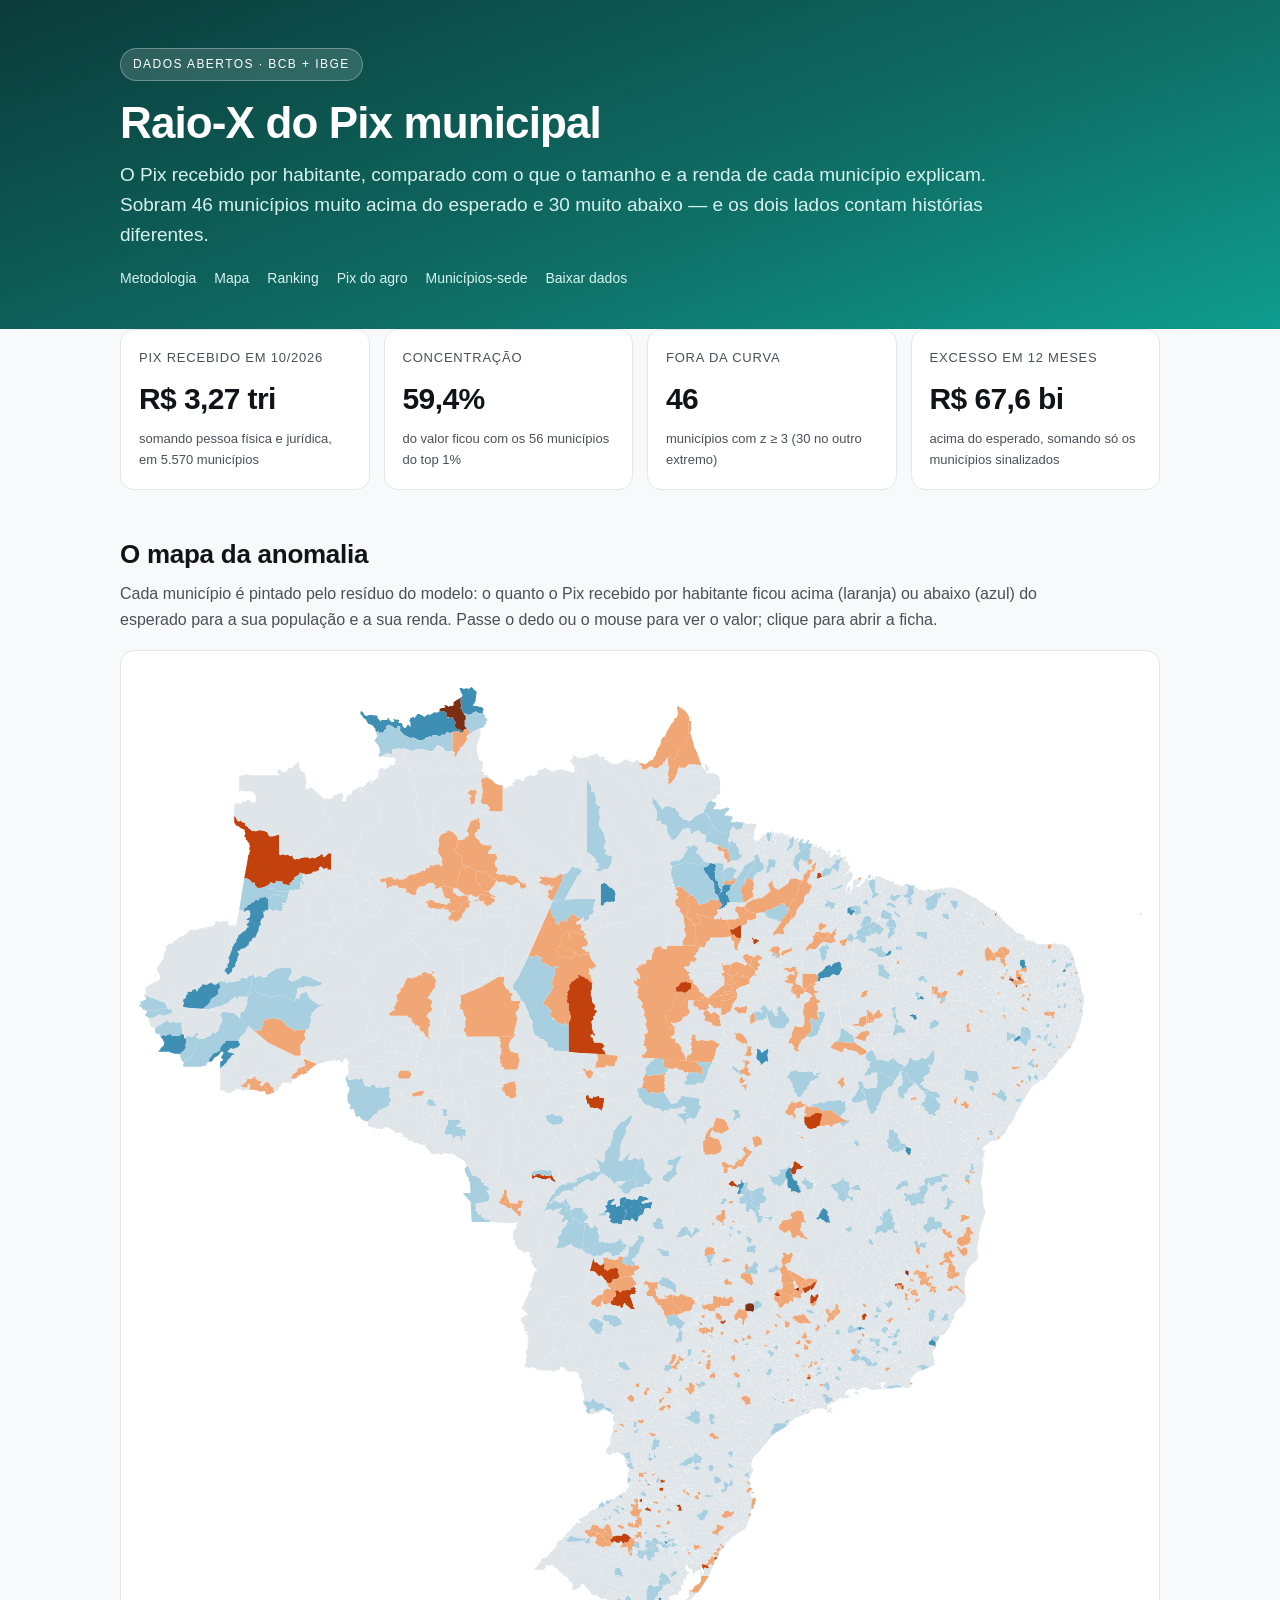
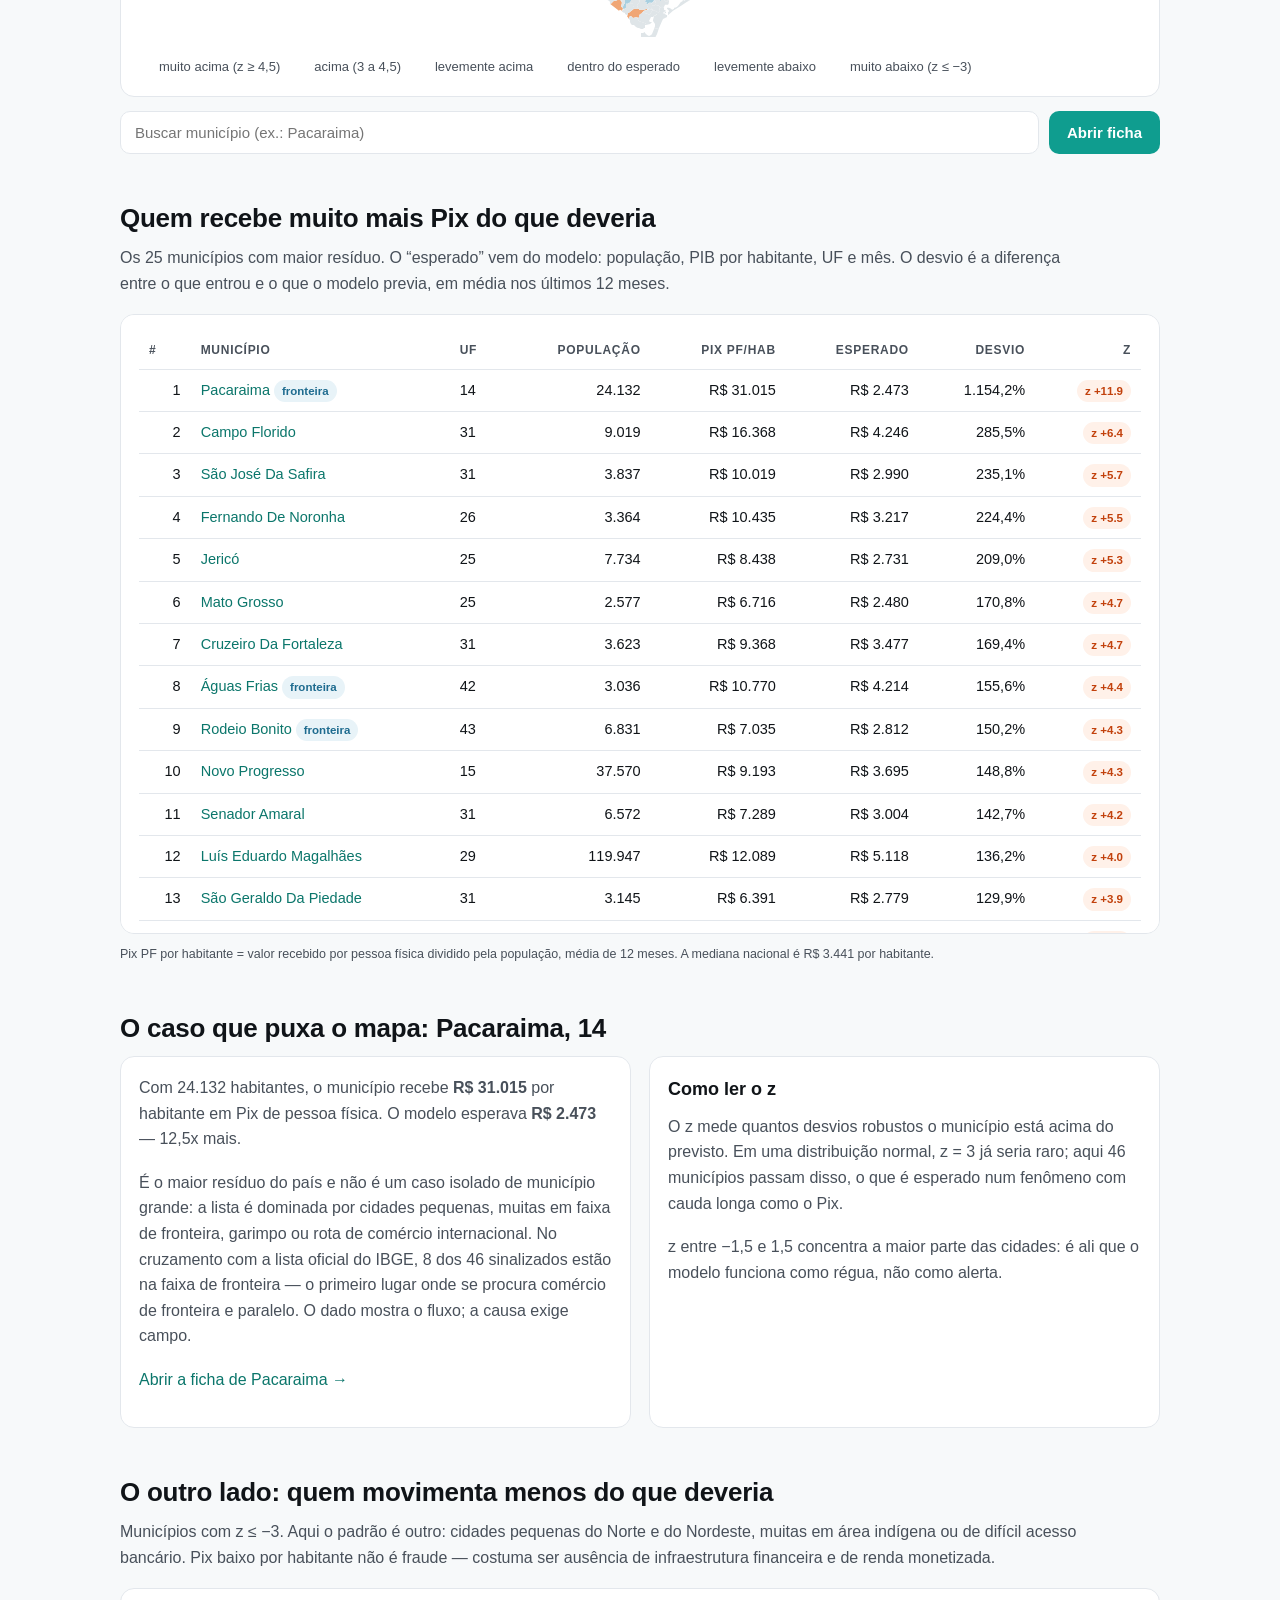
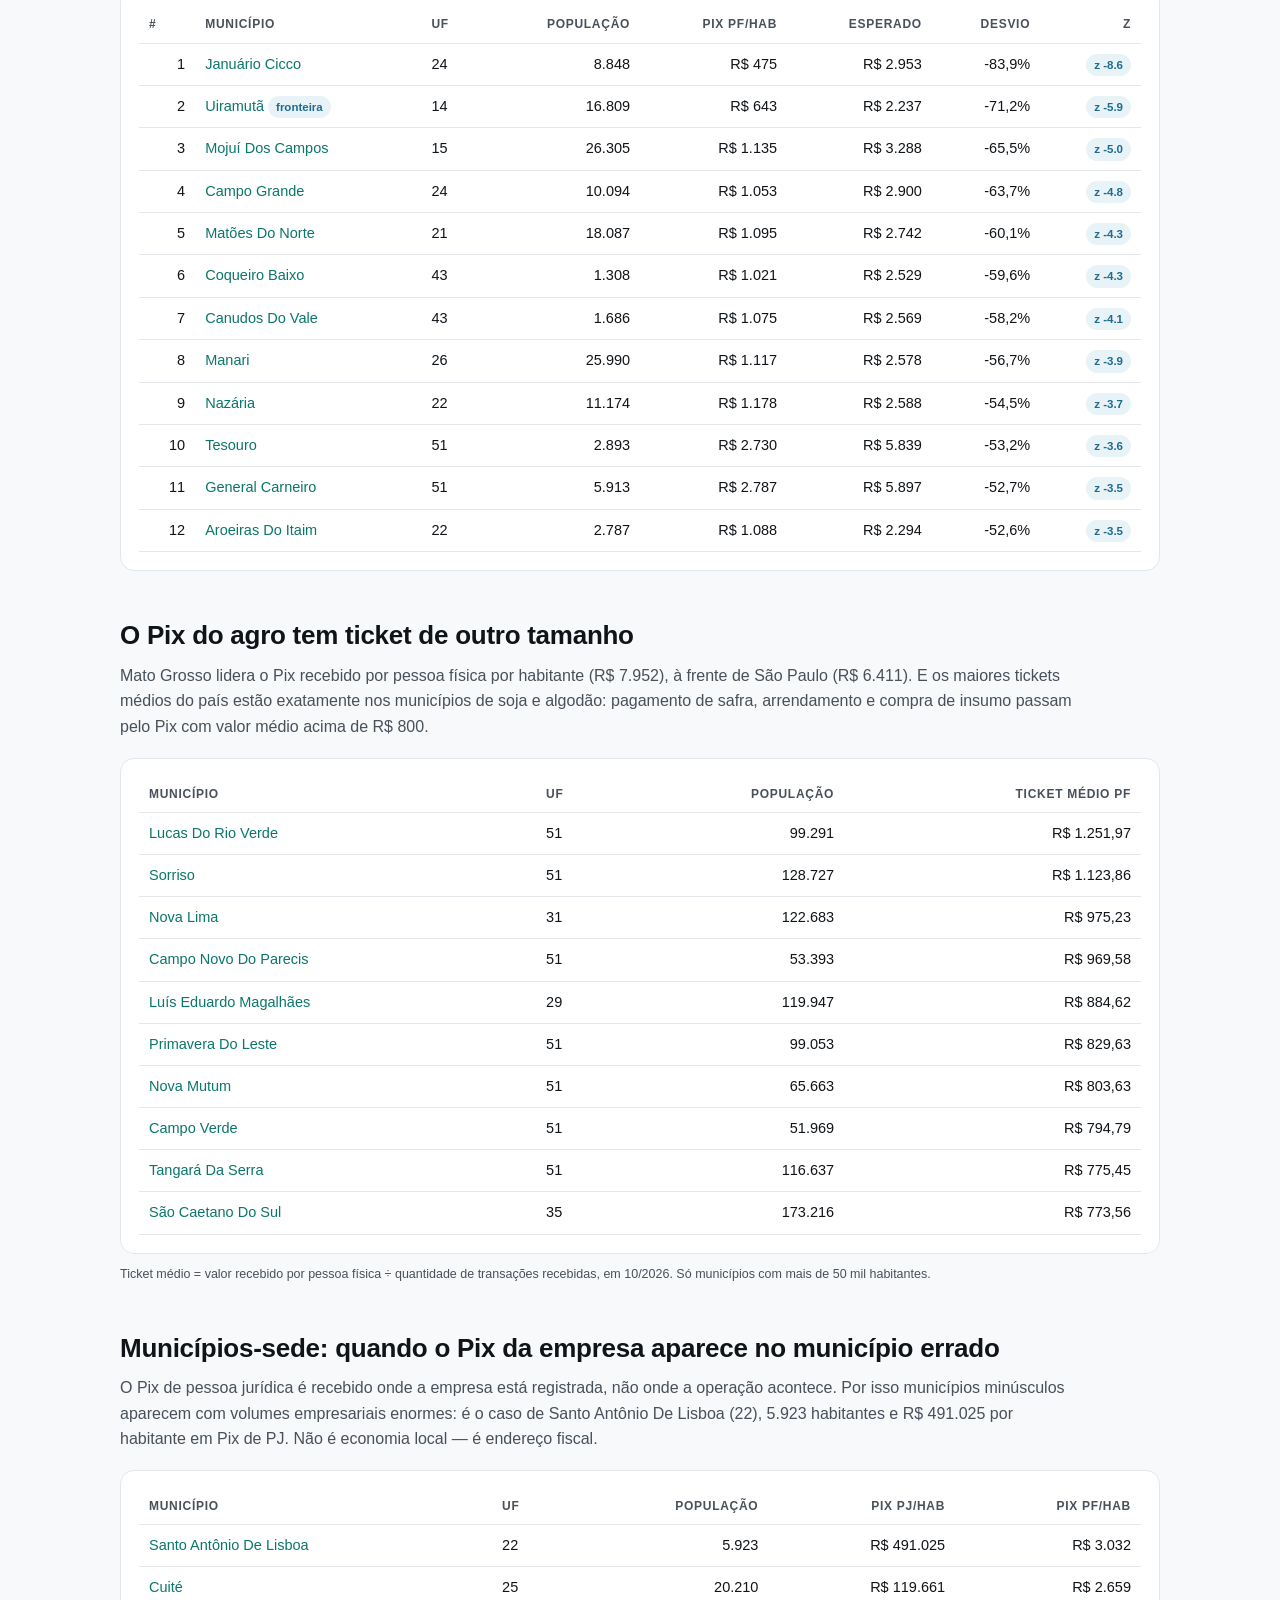
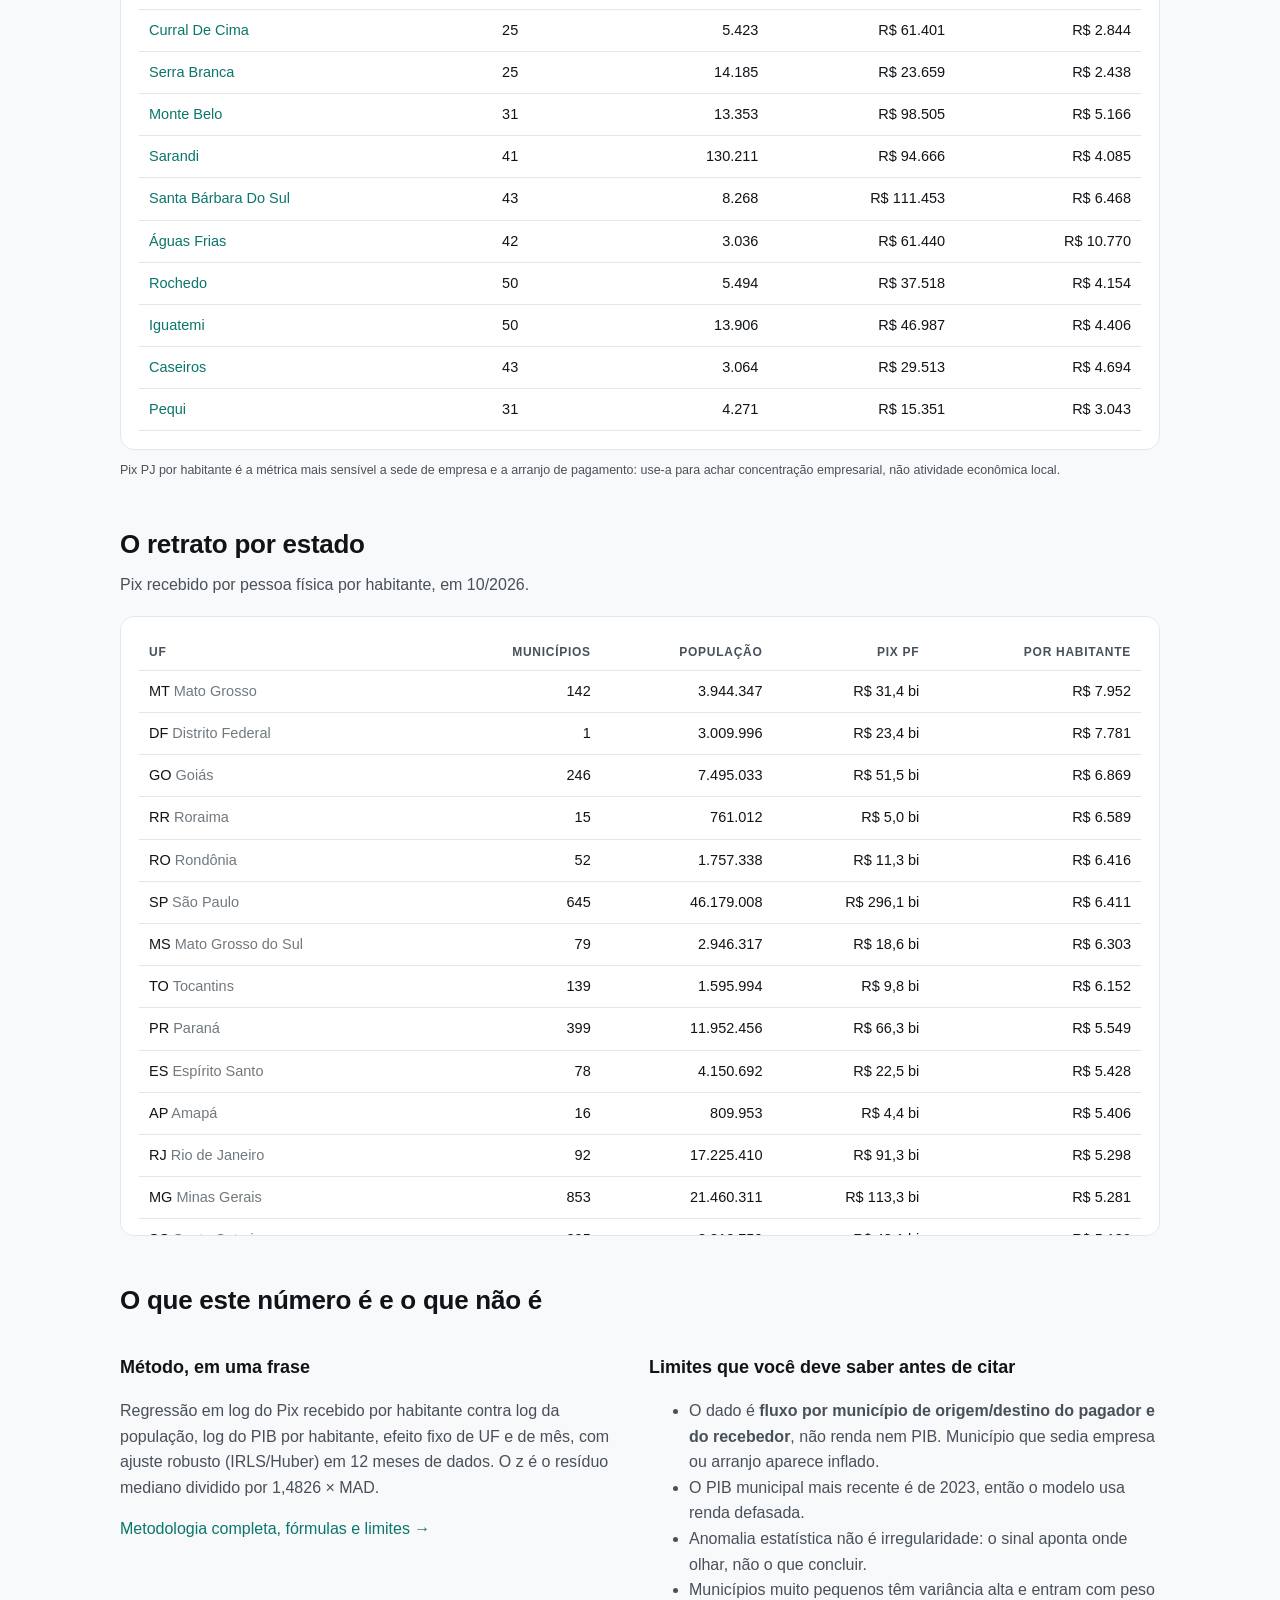
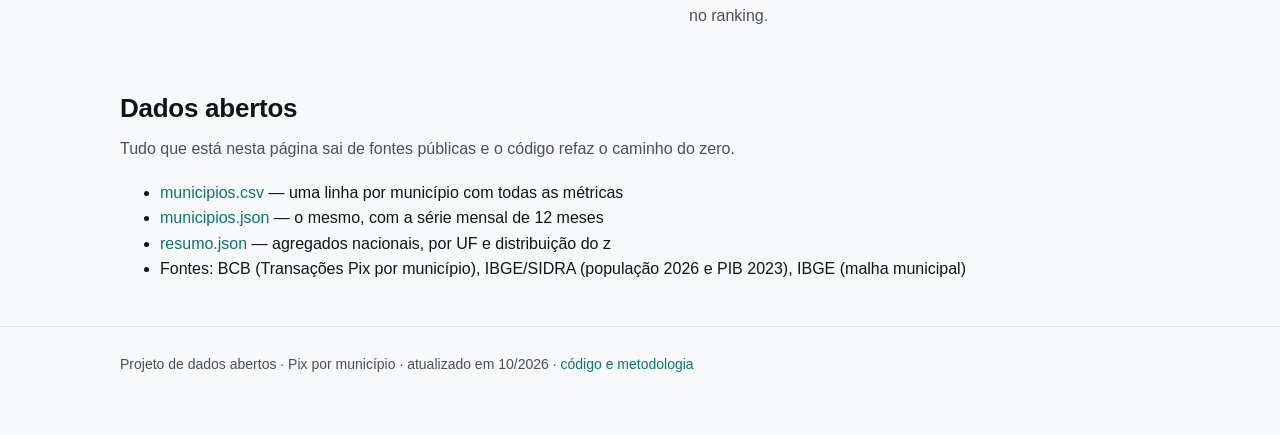
<file: docs/index.html>
<!doctype html>
<html lang="pt-BR">
<head>
<meta charset="utf-8">
<meta name="viewport" content="width=device-width, initial-scale=1">
<title>Raio-X do Pix municipal — onde o dinheiro passa fora da curva</title>
<meta name="description" content="Modelo que compara o Pix recebido por habitante com o esperado para população e renda de cada um dos 5.571 municípios brasileiros. Dados abertos do BCB e do IBGE.">
<link rel="stylesheet" href="assets/estilo.css">
</head>
<body>
<header class="topo">
  <div class="wrap">
    <span class="selo">dados abertos · BCB + IBGE</span>
    <h1>Raio-X do Pix municipal</h1>
    <p>O Pix recebido por habitante, comparado com o que o tamanho e a renda de cada município
       explicam. Sobram 46 municípios muito acima do esperado e 30 muito abaixo —
       e os dois lados contam histórias diferentes.</p>
    <nav class="nav">
      <a href="metodologia.html">Metodologia</a>
      <a href="#mapa">Mapa</a>
      <a href="#ranking">Ranking</a>
      <a href="#agro">Pix do agro</a>
      <a href="#sede">Municípios-sede</a>
      <a href="dados/municipios.csv">Baixar dados</a>
    </nav>
  </div>
</header>

<main class="wrap">

  <section>
    <div class="cartoes">
      <div class="cartao">
        <div class="rotulo">Pix recebido em 10/2026</div>
        <div class="valor">R$ 3,27 tri</div>
        <div class="nota">somando pessoa física e jurídica, em 5.570 municípios</div>
      </div>
      <div class="cartao">
        <div class="rotulo">Concentração</div>
        <div class="valor">59,4%</div>
        <div class="nota">do valor ficou com os 56 municípios do top 1%</div>
      </div>
      <div class="cartao">
        <div class="rotulo">Fora da curva</div>
        <div class="valor">46</div>
        <div class="nota">municípios com z ≥ 3 (30 no outro extremo)</div>
      </div>
      <div class="cartao">
        <div class="rotulo">Excesso em 12 meses</div>
        <div class="valor">R$ 67,6 bi</div>
        <div class="nota">acima do esperado, somando só os municípios sinalizados</div>
      </div>
    </div>
  </section>

  <section id="mapa">
    <h2>O mapa da anomalia</h2>
    <p class="sub">Cada município é pintado pelo resíduo do modelo: o quanto o Pix recebido por
      habitante ficou acima (laranja) ou abaixo (azul) do esperado para a sua população e a sua renda.
      Passe o dedo ou o mouse para ver o valor; clique para abrir a ficha.</p>
    <div class="painel">
      <div id="mapa-alvo" aria-live="polite"><p style="color:#71797f">Carregando o mapa…</p></div>
      <div class="legenda">
        <span><i class="z4"></i>muito acima (z ≥ 4,5)</span>
        <span><i class="z3"></i>acima (3 a 4,5)</span>
        <span><i class="z2"></i>levemente acima</span>
        <span><i class="z0"></i>dentro do esperado</span>
        <span><i class="zm2"></i>levemente abaixo</span>
        <span><i class="zm3"></i>muito abaixo (z ≤ −3)</span>
      </div>
    </div>
    <div class="busca">
      <input id="busca" list="lista-municipios" placeholder="Buscar município (ex.: Pacaraima)" autocomplete="off">
      <datalist id="lista-municipios"></datalist>
      <button id="ir">Abrir ficha</button>
    </div>
  </section>

  <section id="ranking">
    <h2>Quem recebe muito mais Pix do que deveria</h2>
    <p class="sub">Os 25 municípios com maior resíduo. O “esperado” vem do modelo: população, PIB
      por habitante, UF e mês. O desvio é a diferença entre o que entrou e o que o modelo previa,
      em média nos últimos 12 meses.</p>
    <div class="painel rolagem">
      <table class="tabela">
        <thead><tr><th>#</th><th>Município</th><th>UF</th><th class="num">População</th>
          <th class="num">Pix PF/hab</th><th class="num">Esperado</th><th class="num">Desvio</th>
          <th class="num">z</th></tr></thead>
        <tbody><tr><td class="num">1</td><td><a href="municipio.html?id=1400456">Pacaraima</a> <span class="tag baixo">fronteira</span></td><td>14</td><td class="num">24.132</td><td class="num">R$ 31.015</td><td class="num">R$ 2.473</td><td class="num">1.154,2%</td><td class="num"><span class="tag">z +11.9</span></td></tr><tr><td class="num">2</td><td><a href="municipio.html?id=3111408">Campo Florido</a></td><td>31</td><td class="num">9.019</td><td class="num">R$ 16.368</td><td class="num">R$ 4.246</td><td class="num">285,5%</td><td class="num"><span class="tag">z +6.4</span></td></tr><tr><td class="num">3</td><td><a href="municipio.html?id=3163003">São José Da Safira</a></td><td>31</td><td class="num">3.837</td><td class="num">R$ 10.019</td><td class="num">R$ 2.990</td><td class="num">235,1%</td><td class="num"><span class="tag">z +5.7</span></td></tr><tr><td class="num">4</td><td><a href="municipio.html?id=2605459">Fernando De Noronha</a></td><td>26</td><td class="num">3.364</td><td class="num">R$ 10.435</td><td class="num">R$ 3.217</td><td class="num">224,4%</td><td class="num"><span class="tag">z +5.5</span></td></tr><tr><td class="num">5</td><td><a href="municipio.html?id=2507408">Jericó</a></td><td>25</td><td class="num">7.734</td><td class="num">R$ 8.438</td><td class="num">R$ 2.731</td><td class="num">209,0%</td><td class="num"><span class="tag">z +5.3</span></td></tr><tr><td class="num">6</td><td><a href="municipio.html?id=2509370">Mato Grosso</a></td><td>25</td><td class="num">2.577</td><td class="num">R$ 6.716</td><td class="num">R$ 2.480</td><td class="num">170,8%</td><td class="num"><span class="tag">z +4.7</span></td></tr><tr><td class="num">7</td><td><a href="municipio.html?id=3120706">Cruzeiro Da Fortaleza</a></td><td>31</td><td class="num">3.623</td><td class="num">R$ 9.368</td><td class="num">R$ 3.477</td><td class="num">169,4%</td><td class="num"><span class="tag">z +4.7</span></td></tr><tr><td class="num">8</td><td><a href="municipio.html?id=4200556">Águas Frias</a> <span class="tag baixo">fronteira</span></td><td>42</td><td class="num">3.036</td><td class="num">R$ 10.770</td><td class="num">R$ 4.214</td><td class="num">155,6%</td><td class="num"><span class="tag">z +4.4</span></td></tr><tr><td class="num">9</td><td><a href="municipio.html?id=4315909">Rodeio Bonito</a> <span class="tag baixo">fronteira</span></td><td>43</td><td class="num">6.831</td><td class="num">R$ 7.035</td><td class="num">R$ 2.812</td><td class="num">150,2%</td><td class="num"><span class="tag">z +4.3</span></td></tr><tr><td class="num">10</td><td><a href="municipio.html?id=1505031">Novo Progresso</a></td><td>15</td><td class="num">37.570</td><td class="num">R$ 9.193</td><td class="num">R$ 3.695</td><td class="num">148,8%</td><td class="num"><span class="tag">z +4.3</span></td></tr><tr><td class="num">11</td><td><a href="municipio.html?id=3165578">Senador Amaral</a></td><td>31</td><td class="num">6.572</td><td class="num">R$ 7.289</td><td class="num">R$ 3.004</td><td class="num">142,7%</td><td class="num"><span class="tag">z +4.2</span></td></tr><tr><td class="num">12</td><td><a href="municipio.html?id=2919553">Luís Eduardo Magalhães</a></td><td>29</td><td class="num">119.947</td><td class="num">R$ 12.089</td><td class="num">R$ 5.118</td><td class="num">136,2%</td><td class="num"><span class="tag">z +4.0</span></td></tr><tr><td class="num">13</td><td><a href="municipio.html?id=3161601">São Geraldo Da Piedade</a></td><td>31</td><td class="num">3.145</td><td class="num">R$ 6.391</td><td class="num">R$ 2.779</td><td class="num">129,9%</td><td class="num"><span class="tag">z +3.9</span></td></tr><tr><td class="num">14</td><td><a href="municipio.html?id=4323804">Xangri-Lá</a></td><td>43</td><td class="num">16.949</td><td class="num">R$ 7.613</td><td class="num">R$ 3.313</td><td class="num">129,8%</td><td class="num"><span class="tag">z +3.9</span></td></tr><tr><td class="num">15</td><td><a href="municipio.html?id=2505501">Vista Serrana</a></td><td>25</td><td class="num">3.784</td><td class="num">R$ 5.677</td><td class="num">R$ 2.481</td><td class="num">128,8%</td><td class="num"><span class="tag">z +3.9</span></td></tr><tr><td class="num">16</td><td><a href="municipio.html?id=1500131">Abel Figueiredo</a></td><td>15</td><td class="num">6.250</td><td class="num">R$ 6.427</td><td class="num">R$ 2.821</td><td class="num">127,8%</td><td class="num"><span class="tag">z +3.9</span></td></tr><tr><td class="num">17</td><td><a href="municipio.html?id=3500600">Águas De São Pedro</a></td><td>35</td><td class="num">2.933</td><td class="num">R$ 8.445</td><td class="num">R$ 3.861</td><td class="num">118,7%</td><td class="num"><span class="tag">z +3.7</span></td></tr><tr><td class="num">18</td><td><a href="municipio.html?id=4316204">Rondinha</a> <span class="tag baixo">fronteira</span></td><td>43</td><td class="num">5.078</td><td class="num">R$ 5.992</td><td class="num">R$ 2.752</td><td class="num">117,7%</td><td class="num"><span class="tag">z +3.7</span></td></tr><tr><td class="num">19</td><td><a href="municipio.html?id=3144805">Nova Lima</a></td><td>31</td><td class="num">122.683</td><td class="num">R$ 12.119</td><td class="num">R$ 5.570</td><td class="num">117,6%</td><td class="num"><span class="tag">z +3.7</span></td></tr><tr><td class="num">20</td><td><a href="municipio.html?id=5209804">Hidrolina</a></td><td>52</td><td class="num">3.441</td><td class="num">R$ 9.481</td><td class="num">R$ 4.376</td><td class="num">116,7%</td><td class="num"><span class="tag">z +3.6</span></td></tr><tr><td class="num">21</td><td><a href="municipio.html?id=3149200">Pedrinópolis</a></td><td>31</td><td class="num">3.392</td><td class="num">R$ 8.118</td><td class="num">R$ 3.840</td><td class="num">111,4%</td><td class="num"><span class="tag">z +3.5</span></td></tr><tr><td class="num">22</td><td><a href="municipio.html?id=4202008">Balneário Camboriú</a></td><td>42</td><td class="num">154.525</td><td class="num">R$ 9.797</td><td class="num">R$ 4.633</td><td class="num">111,4%</td><td class="num"><span class="tag">z +3.5</span></td></tr><tr><td class="num">23</td><td><a href="municipio.html?id=3162104">São Gotardo</a></td><td>31</td><td class="num">44.364</td><td class="num">R$ 8.792</td><td class="num">R$ 4.173</td><td class="num">110,7%</td><td class="num"><span class="tag">z +3.5</span></td></tr><tr><td class="num">24</td><td><a href="municipio.html?id=3549003">São Francisco</a></td><td>35</td><td class="num">2.617</td><td class="num">R$ 6.710</td><td class="num">R$ 3.189</td><td class="num">110,4%</td><td class="num"><span class="tag">z +3.5</span></td></tr><tr><td class="num">25</td><td><a href="municipio.html?id=5103056">Cláudia</a></td><td>51</td><td class="num">9.168</td><td class="num">R$ 13.951</td><td class="num">R$ 6.698</td><td class="num">108,3%</td><td class="num"><span class="tag">z +3.5</span></td></tr></tbody>
      </table>
    </div>
    <p class="rodape-tabela">Pix PF por habitante = valor recebido por pessoa física dividido pela
      população, média de 12 meses. A mediana nacional é R$ 3.441 por habitante.</p>
  </section>

  <section>
    <h2>O caso que puxa o mapa: Pacaraima, 14</h2>
    <div class="grade2">
      <div class="painel">
        <p class="sub" style="margin-top:0">Com 24.132 habitantes, o município recebe
          <strong>R$ 31.015</strong> por habitante em Pix de pessoa física. O modelo esperava
          <strong>R$ 2.473</strong> — 12,5x mais.</p>
        <p class="sub">É o maior resíduo do país e não é um caso isolado de município grande:
          a lista é dominada por cidades pequenas, muitas em faixa de fronteira, garimpo ou
          rota de comércio internacional. No cruzamento com a lista oficial do IBGE,
          8 dos 46 sinalizados estão na faixa de fronteira —
          o primeiro lugar onde se procura comércio de fronteira e paralelo. O dado mostra
          o fluxo; a causa exige campo.</p>
        <p><a href="municipio.html?id=1400456">Abrir a ficha de Pacaraima →</a></p>
      </div>
      <div class="painel">
        <h3 style="margin-top:0">Como ler o z</h3>
        <p class="sub">O z mede quantos desvios robustos o município está acima do previsto.
          Em uma distribuição normal, z = 3 já seria raro; aqui 46 municípios passam disso,
          o que é esperado num fenômeno com cauda longa como o Pix.</p>
        <p class="sub">z entre −1,5 e 1,5 concentra a maior parte das cidades: é ali que o modelo
          funciona como régua, não como alerta.</p>
      </div>
    </div>
  </section>

  <section>
    <h2>O outro lado: quem movimenta menos do que deveria</h2>
    <p class="sub">Municípios com z ≤ −3. Aqui o padrão é outro: cidades pequenas do Norte e do
      Nordeste, muitas em área indígena ou de difícil acesso bancário. Pix baixo por habitante não
      é fraude — costuma ser ausência de infraestrutura financeira e de renda monetizada.</p>
    <div class="painel rolagem">
      <table class="tabela">
        <thead><tr><th>#</th><th>Município</th><th>UF</th><th class="num">População</th>
          <th class="num">Pix PF/hab</th><th class="num">Esperado</th><th class="num">Desvio</th>
          <th class="num">z</th></tr></thead>
        <tbody><tr><td class="num">1</td><td><a href="municipio.html?id=2405306">Januário Cicco</a></td><td>24</td><td class="num">8.848</td><td class="num">R$ 475</td><td class="num">R$ 2.953</td><td class="num">-83,9%</td><td class="num"><span class="tag baixo">z -8.6</span></td></tr><tr><td class="num">2</td><td><a href="municipio.html?id=1400704">Uiramutã</a> <span class="tag baixo">fronteira</span></td><td>14</td><td class="num">16.809</td><td class="num">R$ 643</td><td class="num">R$ 2.237</td><td class="num">-71,2%</td><td class="num"><span class="tag baixo">z -5.9</span></td></tr><tr><td class="num">3</td><td><a href="municipio.html?id=1504752">Mojuí Dos Campos</a></td><td>15</td><td class="num">26.305</td><td class="num">R$ 1.135</td><td class="num">R$ 3.288</td><td class="num">-65,5%</td><td class="num"><span class="tag baixo">z -5.0</span></td></tr><tr><td class="num">4</td><td><a href="municipio.html?id=2401305">Campo Grande</a></td><td>24</td><td class="num">10.094</td><td class="num">R$ 1.053</td><td class="num">R$ 2.900</td><td class="num">-63,7%</td><td class="num"><span class="tag baixo">z -4.8</span></td></tr><tr><td class="num">5</td><td><a href="municipio.html?id=2106631">Matões Do Norte</a></td><td>21</td><td class="num">18.087</td><td class="num">R$ 1.095</td><td class="num">R$ 2.742</td><td class="num">-60,1%</td><td class="num"><span class="tag baixo">z -4.3</span></td></tr><tr><td class="num">6</td><td><a href="municipio.html?id=4305835">Coqueiro Baixo</a></td><td>43</td><td class="num">1.308</td><td class="num">R$ 1.021</td><td class="num">R$ 2.529</td><td class="num">-59,6%</td><td class="num"><span class="tag baixo">z -4.3</span></td></tr><tr><td class="num">7</td><td><a href="municipio.html?id=4304614">Canudos Do Vale</a></td><td>43</td><td class="num">1.686</td><td class="num">R$ 1.075</td><td class="num">R$ 2.569</td><td class="num">-58,2%</td><td class="num"><span class="tag baixo">z -4.1</span></td></tr><tr><td class="num">8</td><td><a href="municipio.html?id=2609154">Manari</a></td><td>26</td><td class="num">25.990</td><td class="num">R$ 1.117</td><td class="num">R$ 2.578</td><td class="num">-56,7%</td><td class="num"><span class="tag baixo">z -3.9</span></td></tr><tr><td class="num">9</td><td><a href="municipio.html?id=2206720">Nazária</a></td><td>22</td><td class="num">11.174</td><td class="num">R$ 1.178</td><td class="num">R$ 2.588</td><td class="num">-54,5%</td><td class="num"><span class="tag baixo">z -3.7</span></td></tr><tr><td class="num">10</td><td><a href="municipio.html?id=5108105">Tesouro</a></td><td>51</td><td class="num">2.893</td><td class="num">R$ 2.730</td><td class="num">R$ 5.839</td><td class="num">-53,2%</td><td class="num"><span class="tag baixo">z -3.6</span></td></tr><tr><td class="num">11</td><td><a href="municipio.html?id=5103908">General Carneiro</a></td><td>51</td><td class="num">5.913</td><td class="num">R$ 2.787</td><td class="num">R$ 5.897</td><td class="num">-52,7%</td><td class="num"><span class="tag baixo">z -3.5</span></td></tr><tr><td class="num">12</td><td><a href="municipio.html?id=2200954">Aroeiras Do Itaim</a></td><td>22</td><td class="num">2.787</td><td class="num">R$ 1.088</td><td class="num">R$ 2.294</td><td class="num">-52,6%</td><td class="num"><span class="tag baixo">z -3.5</span></td></tr></tbody>
      </table>
    </div>
  </section>

  <section id="agro">
    <h2>O Pix do agro tem ticket de outro tamanho</h2>
    <p class="sub">Mato Grosso lidera o Pix recebido por pessoa física por habitante
      (R$ 7.952), à frente de São Paulo (R$ 6.411). E os maiores tickets médios do país estão
      exatamente nos municípios de soja e algodão: pagamento de safra, arrendamento e
      compra de insumo passam pelo Pix com valor médio acima de R$ 800.</p>
    <div class="painel rolagem">
      <table class="tabela">
        <thead><tr><th>Município</th><th>UF</th><th class="num">População</th>
          <th class="num">Ticket médio PF</th></tr></thead>
        <tbody><tr><td><a href="municipio.html?id=5105259">Lucas Do Rio Verde</a></td><td>51</td><td class="num">99.291</td><td class="num">R$ 1.251,97</td></tr><tr><td><a href="municipio.html?id=5107925">Sorriso</a></td><td>51</td><td class="num">128.727</td><td class="num">R$ 1.123,86</td></tr><tr><td><a href="municipio.html?id=3144805">Nova Lima</a></td><td>31</td><td class="num">122.683</td><td class="num">R$ 975,23</td></tr><tr><td><a href="municipio.html?id=5102637">Campo Novo Do Parecis</a></td><td>51</td><td class="num">53.393</td><td class="num">R$ 969,58</td></tr><tr><td><a href="municipio.html?id=2919553">Luís Eduardo Magalhães</a></td><td>29</td><td class="num">119.947</td><td class="num">R$ 884,62</td></tr><tr><td><a href="municipio.html?id=5107040">Primavera Do Leste</a></td><td>51</td><td class="num">99.053</td><td class="num">R$ 829,63</td></tr><tr><td><a href="municipio.html?id=5106224">Nova Mutum</a></td><td>51</td><td class="num">65.663</td><td class="num">R$ 803,63</td></tr><tr><td><a href="municipio.html?id=5102678">Campo Verde</a></td><td>51</td><td class="num">51.969</td><td class="num">R$ 794,79</td></tr><tr><td><a href="municipio.html?id=5107958">Tangará Da Serra</a></td><td>51</td><td class="num">116.637</td><td class="num">R$ 775,45</td></tr><tr><td><a href="municipio.html?id=3548807">São Caetano Do Sul</a></td><td>35</td><td class="num">173.216</td><td class="num">R$ 773,56</td></tr></tbody>
      </table>
    </div>
    <p class="rodape-tabela">Ticket médio = valor recebido por pessoa física ÷ quantidade de
      transações recebidas, em 10/2026. Só municípios com mais de 50 mil habitantes.</p>
  </section>

  <section id="sede">
    <h2>Municípios-sede: quando o Pix da empresa aparece no município errado</h2>
    <p class="sub">O Pix de pessoa jurídica é recebido onde a empresa está registrada, não onde a
      operação acontece. Por isso municípios minúsculos aparecem com volumes empresariais enormes:
      é o caso de Santo Antônio De Lisboa (22), 5.923 habitantes e R$ 491.025 por habitante em Pix
      de PJ. Não é economia local — é endereço fiscal.</p>
    <div class="painel rolagem">
      <table class="tabela">
        <thead><tr><th>Município</th><th>UF</th><th class="num">População</th>
          <th class="num">Pix PJ/hab</th><th class="num">Pix PF/hab</th></tr></thead>
        <tbody><tr><td><a href="municipio.html?id=2209401">Santo Antônio De Lisboa</a></td><td>22</td><td class="num">5.923</td><td class="num">R$ 491.025</td><td class="num">R$ 3.032</td></tr><tr><td><a href="municipio.html?id=2505105">Cuité</a></td><td>25</td><td class="num">20.210</td><td class="num">R$ 119.661</td><td class="num">R$ 2.659</td></tr><tr><td><a href="municipio.html?id=2505279">Curral De Cima</a></td><td>25</td><td class="num">5.423</td><td class="num">R$ 61.401</td><td class="num">R$ 2.844</td></tr><tr><td><a href="municipio.html?id=2515500">Serra Branca</a></td><td>25</td><td class="num">14.185</td><td class="num">R$ 23.659</td><td class="num">R$ 2.438</td></tr><tr><td><a href="municipio.html?id=3143005">Monte Belo</a></td><td>31</td><td class="num">13.353</td><td class="num">R$ 98.505</td><td class="num">R$ 5.166</td></tr><tr><td><a href="municipio.html?id=4126256">Sarandi</a></td><td>41</td><td class="num">130.211</td><td class="num">R$ 94.666</td><td class="num">R$ 4.085</td></tr><tr><td><a href="municipio.html?id=4316709">Santa Bárbara Do Sul</a></td><td>43</td><td class="num">8.268</td><td class="num">R$ 111.453</td><td class="num">R$ 6.468</td></tr><tr><td><a href="municipio.html?id=4200556">Águas Frias</a></td><td>42</td><td class="num">3.036</td><td class="num">R$ 61.440</td><td class="num">R$ 10.770</td></tr><tr><td><a href="municipio.html?id=5007505">Rochedo</a></td><td>50</td><td class="num">5.494</td><td class="num">R$ 37.518</td><td class="num">R$ 4.154</td></tr><tr><td><a href="municipio.html?id=5004304">Iguatemi</a></td><td>50</td><td class="num">13.906</td><td class="num">R$ 46.987</td><td class="num">R$ 4.406</td></tr><tr><td><a href="municipio.html?id=4304952">Caseiros</a></td><td>43</td><td class="num">3.064</td><td class="num">R$ 29.513</td><td class="num">R$ 4.694</td></tr><tr><td><a href="municipio.html?id=3149606">Pequi</a></td><td>31</td><td class="num">4.271</td><td class="num">R$ 15.351</td><td class="num">R$ 3.043</td></tr></tbody>
      </table>
    </div>
    <p class="rodape-tabela">Pix PJ por habitante é a métrica mais sensível a sede de empresa e a
      arranjo de pagamento: use-a para achar concentração empresarial, não atividade econômica local.</p>
  </section>

  <section>
    <h2>O retrato por estado</h2>
    <p class="sub">Pix recebido por pessoa física por habitante, em 10/2026.</p>
    <div class="painel rolagem">
      <table class="tabela">
        <thead><tr><th>UF</th><th class="num">Municípios</th><th class="num">População</th>
          <th class="num">Pix PF</th><th class="num">Por habitante</th></tr></thead>
        <tbody><tr><td>MT <span style="color:#71797f">Mato Grosso</span></td><td class="num">142</td><td class="num">3.944.347</td><td class="num">R$ 31,4 bi</td><td class="num">R$ 7.952</td></tr><tr><td>DF <span style="color:#71797f">Distrito Federal</span></td><td class="num">1</td><td class="num">3.009.996</td><td class="num">R$ 23,4 bi</td><td class="num">R$ 7.781</td></tr><tr><td>GO <span style="color:#71797f">Goiás</span></td><td class="num">246</td><td class="num">7.495.033</td><td class="num">R$ 51,5 bi</td><td class="num">R$ 6.869</td></tr><tr><td>RR <span style="color:#71797f">Roraima</span></td><td class="num">15</td><td class="num">761.012</td><td class="num">R$ 5,0 bi</td><td class="num">R$ 6.589</td></tr><tr><td>RO <span style="color:#71797f">Rondônia</span></td><td class="num">52</td><td class="num">1.757.338</td><td class="num">R$ 11,3 bi</td><td class="num">R$ 6.416</td></tr><tr><td>SP <span style="color:#71797f">São Paulo</span></td><td class="num">645</td><td class="num">46.179.008</td><td class="num">R$ 296,1 bi</td><td class="num">R$ 6.411</td></tr><tr><td>MS <span style="color:#71797f">Mato Grosso do Sul</span></td><td class="num">79</td><td class="num">2.946.317</td><td class="num">R$ 18,6 bi</td><td class="num">R$ 6.303</td></tr><tr><td>TO <span style="color:#71797f">Tocantins</span></td><td class="num">139</td><td class="num">1.595.994</td><td class="num">R$ 9,8 bi</td><td class="num">R$ 6.152</td></tr><tr><td>PR <span style="color:#71797f">Paraná</span></td><td class="num">399</td><td class="num">11.952.456</td><td class="num">R$ 66,3 bi</td><td class="num">R$ 5.549</td></tr><tr><td>ES <span style="color:#71797f">Espírito Santo</span></td><td class="num">78</td><td class="num">4.150.692</td><td class="num">R$ 22,5 bi</td><td class="num">R$ 5.428</td></tr><tr><td>AP <span style="color:#71797f">Amapá</span></td><td class="num">16</td><td class="num">809.953</td><td class="num">R$ 4,4 bi</td><td class="num">R$ 5.406</td></tr><tr><td>RJ <span style="color:#71797f">Rio de Janeiro</span></td><td class="num">92</td><td class="num">17.225.410</td><td class="num">R$ 91,3 bi</td><td class="num">R$ 5.298</td></tr><tr><td>MG <span style="color:#71797f">Minas Gerais</span></td><td class="num">853</td><td class="num">21.460.311</td><td class="num">R$ 113,3 bi</td><td class="num">R$ 5.281</td></tr><tr><td>SC <span style="color:#71797f">Santa Catarina</span></td><td class="num">295</td><td class="num">8.312.759</td><td class="num">R$ 43,1 bi</td><td class="num">R$ 5.189</td></tr><tr><td>AC <span style="color:#71797f">Acre</span></td><td class="num">22</td><td class="num">887.794</td><td class="num">R$ 4,5 bi</td><td class="num">R$ 5.027</td></tr><tr><td>SE <span style="color:#71797f">Sergipe</span></td><td class="num">75</td><td class="num">2.307.255</td><td class="num">R$ 11,1 bi</td><td class="num">R$ 4.798</td></tr><tr><td>PA <span style="color:#71797f">Pará</span></td><td class="num">144</td><td class="num">8.756.324</td><td class="num">R$ 41,4 bi</td><td class="num">R$ 4.728</td></tr><tr><td>RS <span style="color:#71797f">Rio Grande do Sul</span></td><td class="num">497</td><td class="num">11.233.317</td><td class="num">R$ 52,2 bi</td><td class="num">R$ 4.648</td></tr><tr><td>BA <span style="color:#71797f">Bahia</span></td><td class="num">417</td><td class="num">14.889.472</td><td class="num">R$ 68,7 bi</td><td class="num">R$ 4.617</td></tr><tr><td>AM <span style="color:#71797f">Amazonas</span></td><td class="num">62</td><td class="num">4.360.926</td><td class="num">R$ 19,4 bi</td><td class="num">R$ 4.459</td></tr><tr><td>PE <span style="color:#71797f">Pernambuco</span></td><td class="num">185</td><td class="num">9.583.176</td><td class="num">R$ 42,6 bi</td><td class="num">R$ 4.447</td></tr><tr><td>CE <span style="color:#71797f">Ceará</span></td><td class="num">184</td><td class="num">9.302.211</td><td class="num">R$ 40,5 bi</td><td class="num">R$ 4.356</td></tr><tr><td>AL <span style="color:#71797f">Alagoas</span></td><td class="num">102</td><td class="num">3.221.128</td><td class="num">R$ 13,9 bi</td><td class="num">R$ 4.319</td></tr><tr><td>PB <span style="color:#71797f">Paraíba</span></td><td class="num">223</td><td class="num">4.182.828</td><td class="num">R$ 18,0 bi</td><td class="num">R$ 4.312</td></tr><tr><td>MA <span style="color:#71797f">Maranhão</span></td><td class="num">217</td><td class="num">7.024.557</td><td class="num">R$ 30,0 bi</td><td class="num">R$ 4.278</td></tr><tr><td>RN <span style="color:#71797f">Rio Grande do Norte</span></td><td class="num">167</td><td class="num">3.463.737</td><td class="num">R$ 14,7 bi</td><td class="num">R$ 4.242</td></tr><tr><td>PI <span style="color:#71797f">Piauí</span></td><td class="num">224</td><td class="num">3.392.617</td><td class="num">R$ 13,0 bi</td><td class="num">R$ 3.818</td></tr></tbody>
      </table>
    </div>
  </section>

  <section class="metodologia">
    <h2>O que este número é e o que não é</h2>
    <div class="grade2">
      <div>
        <h3>Método, em uma frase</h3>
        <p>Regressão em log do Pix recebido por habitante contra log da população, log do PIB por
          habitante, efeito fixo de UF e de mês, com ajuste robusto (IRLS/Huber) em 12 meses de
          dados. O z é o resíduo mediano dividido por 1,4826 × MAD.</p>
        <p><a href="metodologia.html">Metodologia completa, fórmulas e limites →</a></p>
      </div>
      <div>
        <h3>Limites que você deve saber antes de citar</h3>
        <ul>
          <li>O dado é <strong>fluxo por município de origem/destino do pagador e do recebedor</strong>,
            não renda nem PIB. Município que sedia empresa ou arranjo aparece inflado.</li>
          <li>O PIB municipal mais recente é de 2023, então o modelo usa renda defasada.</li>
          <li>Anomalia estatística não é irregularidade: o sinal aponta onde olhar, não o que concluir.</li>
          <li>Municípios muito pequenos têm variância alta e entram com peso no ranking.</li>
        </ul>
      </div>
    </div>
  </section>

  <section>
    <h2>Dados abertos</h2>
    <p class="sub">Tudo que está nesta página sai de fontes públicas e o código refaz o caminho do zero.</p>
    <ul>
      <li><a href="dados/municipios.csv">municipios.csv</a> — uma linha por município com todas as métricas</li>
      <li><a href="dados/municipios.json">municipios.json</a> — o mesmo, com a série mensal de 12 meses</li>
      <li><a href="dados/resumo.json">resumo.json</a> — agregados nacionais, por UF e distribuição do z</li>
      <li>Fontes: BCB (Transações Pix por município), IBGE/SIDRA (população 2026 e PIB 2023), IBGE (malha municipal)</li>
    </ul>
  </section>

</main>

<footer>
  <div class="wrap">
    Projeto de dados abertos · Pix por município · atualizado em 10/2026 ·
    <a href="https://github.com/gregorizeidler/pix-raiox-municipal">código e metodologia</a>
  </div>
</footer>

<script src="assets/app.js"></script>
</body>
</html>
</file>
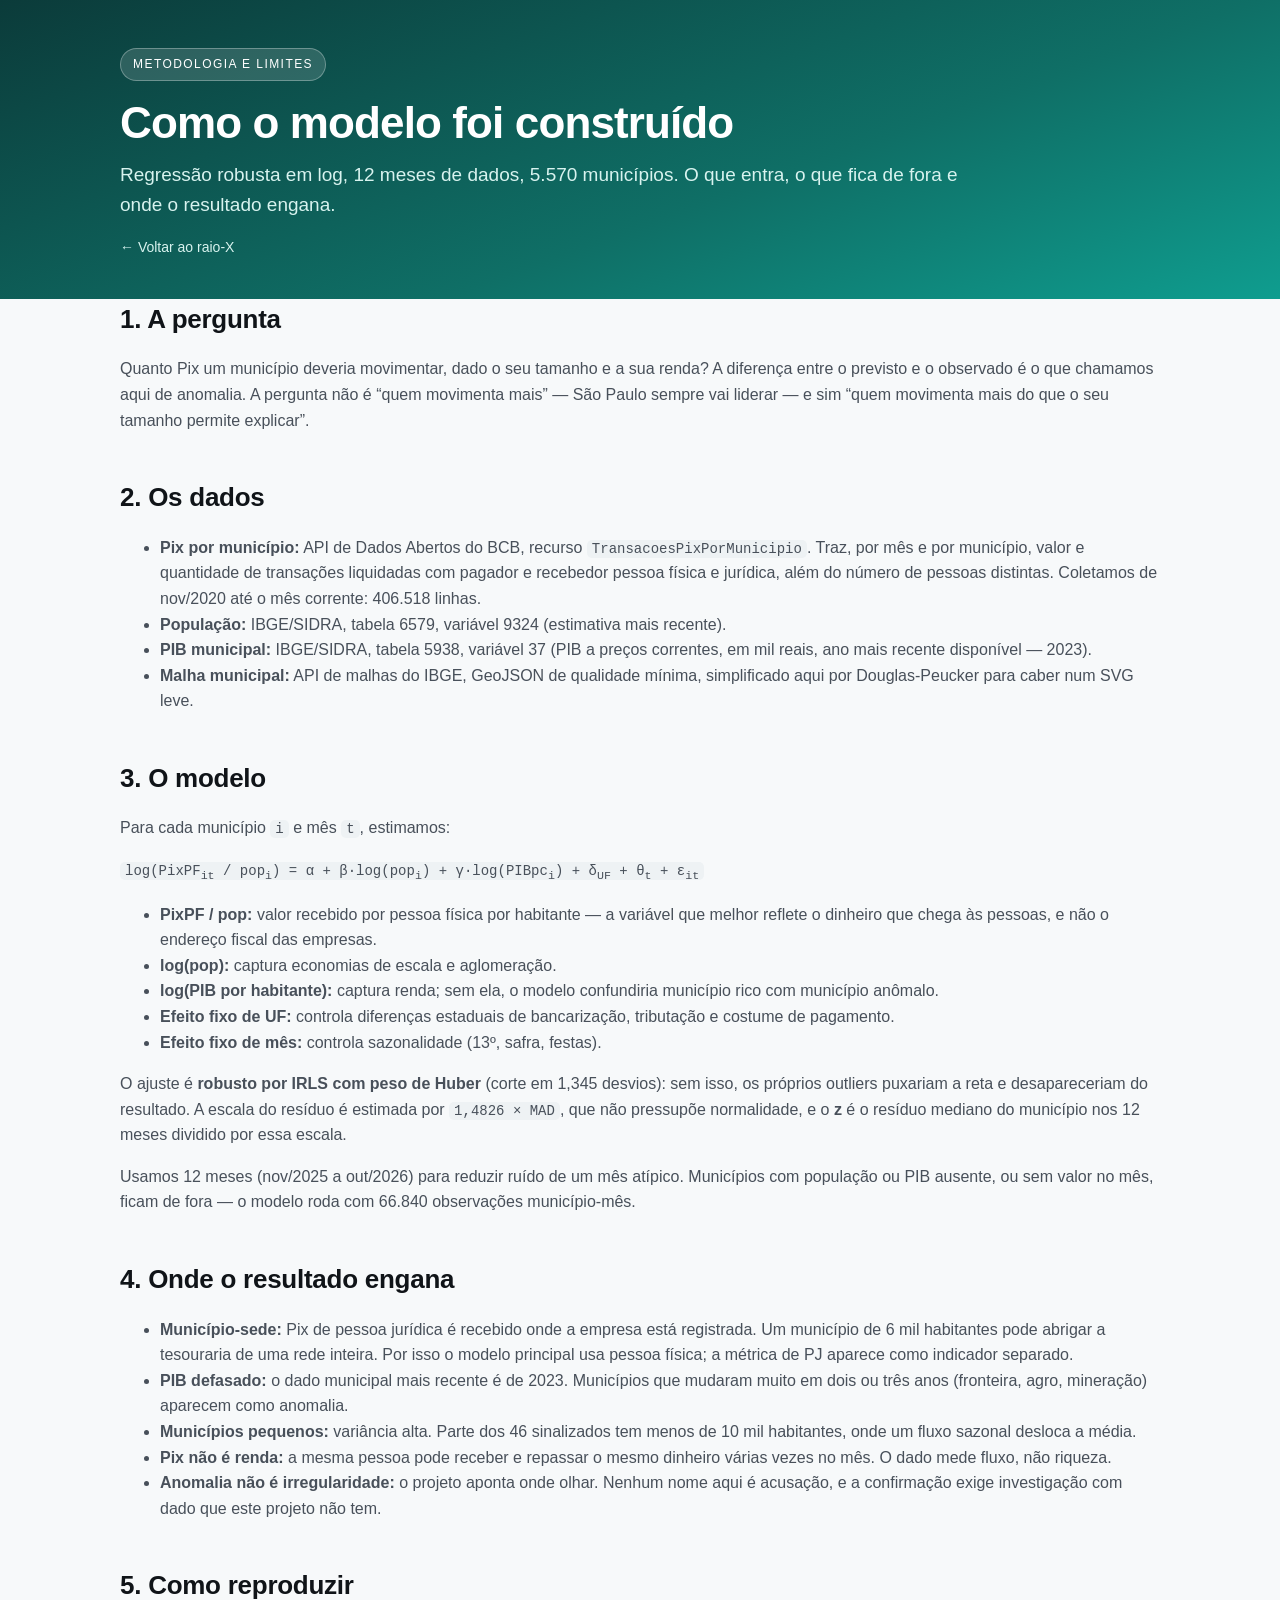
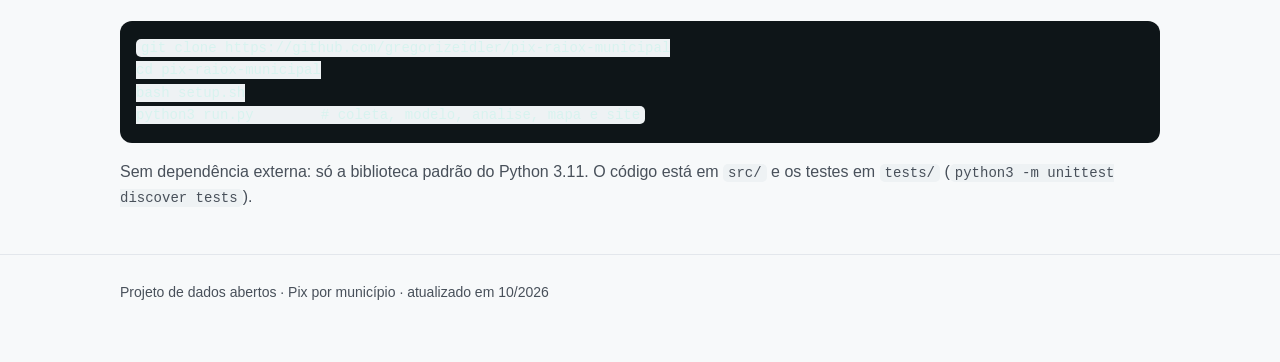
<file: docs/metodologia.html>
<!doctype html>
<html lang="pt-BR">
<head>
<meta charset="utf-8">
<meta name="viewport" content="width=device-width, initial-scale=1">
<title>Metodologia — Raio-X do Pix municipal</title>
<link rel="stylesheet" href="assets/estilo.css">
</head>
<body>
<header class="topo">
  <div class="wrap">
    <span class="selo">metodologia e limites</span>
    <h1>Como o modelo foi construído</h1>
    <p>Regressão robusta em log, 12 meses de dados, 5.570 municípios. O que entra,
       o que fica de fora e onde o resultado engana.</p>
    <nav class="nav"><a href="index.html">← Voltar ao raio-X</a></nav>
  </div>
</header>

<main class="wrap metodologia">
  <section>
    <h2>1. A pergunta</h2>
    <p>Quanto Pix um município deveria movimentar, dado o seu tamanho e a sua renda? A diferença
      entre o previsto e o observado é o que chamamos aqui de anomalia. A pergunta não é “quem
      movimenta mais” — São Paulo sempre vai liderar — e sim “quem movimenta mais do que o seu
      tamanho permite explicar”.</p>
  </section>

  <section>
    <h2>2. Os dados</h2>
    <ul>
      <li><strong>Pix por município:</strong> API de Dados Abertos do BCB, recurso
        <code>TransacoesPixPorMunicipio</code>. Traz, por mês e por município, valor e quantidade
        de transações liquidadas com pagador e recebedor pessoa física e jurídica, além do número
        de pessoas distintas. Coletamos de nov/2020 até o mês corrente: 406.518 linhas.</li>
      <li><strong>População:</strong> IBGE/SIDRA, tabela 6579, variável 9324 (estimativa mais recente).</li>
      <li><strong>PIB municipal:</strong> IBGE/SIDRA, tabela 5938, variável 37 (PIB a preços
        correntes, em mil reais, ano mais recente disponível — 2023).</li>
      <li><strong>Malha municipal:</strong> API de malhas do IBGE, GeoJSON de qualidade mínima,
        simplificado aqui por Douglas-Peucker para caber num SVG leve.</li>
    </ul>
  </section>

  <section>
    <h2>3. O modelo</h2>
    <p>Para cada município <code>i</code> e mês <code>t</code>, estimamos:</p>
    <p><code>log(PixPF<sub>it</sub> / pop<sub>i</sub>) = α + β·log(pop<sub>i</sub>) +
      γ·log(PIBpc<sub>i</sub>) + δ<sub>UF</sub> + θ<sub>t</sub> + ε<sub>it</sub></code></p>
    <ul>
      <li><strong>PixPF / pop:</strong> valor recebido por pessoa física por habitante — a variável
        que melhor reflete o dinheiro que chega às pessoas, e não o endereço fiscal das empresas.</li>
      <li><strong>log(pop):</strong> captura economias de escala e aglomeração.</li>
      <li><strong>log(PIB por habitante):</strong> captura renda; sem ela, o modelo confundiria
        município rico com município anômalo.</li>
      <li><strong>Efeito fixo de UF:</strong> controla diferenças estaduais de bancarização,
        tributação e costume de pagamento.</li>
      <li><strong>Efeito fixo de mês:</strong> controla sazonalidade (13º, safra, festas).</li>
    </ul>
    <p>O ajuste é <strong>robusto por IRLS com peso de Huber</strong> (corte em 1,345 desvios):
      sem isso, os próprios outliers puxariam a reta e desapareceriam do resultado. A escala do
      resíduo é estimada por <code>1,4826 × MAD</code>, que não pressupõe normalidade, e o
      <strong>z</strong> é o resíduo mediano do município nos 12 meses dividido por essa escala.</p>
    <p>Usamos 12 meses (nov/2025 a out/2026) para reduzir ruído de um mês atípico. Municípios com
      população ou PIB ausente, ou sem valor no mês, ficam de fora — o modelo roda com 66.840
      observações município-mês.</p>
  </section>

  <section>
    <h2>4. Onde o resultado engana</h2>
    <ul>
      <li><strong>Município-sede:</strong> Pix de pessoa jurídica é recebido onde a empresa está
        registrada. Um município de 6 mil habitantes pode abrigar a tesouraria de uma rede inteira.
        Por isso o modelo principal usa pessoa física; a métrica de PJ aparece como indicador separado.</li>
      <li><strong>PIB defasado:</strong> o dado municipal mais recente é de 2023. Municípios que
        mudaram muito em dois ou três anos (fronteira, agro, mineração) aparecem como anomalia.</li>
      <li><strong>Municípios pequenos:</strong> variância alta. Parte dos 46 sinalizados tem menos
        de 10 mil habitantes, onde um fluxo sazonal desloca a média.</li>
      <li><strong>Pix não é renda:</strong> a mesma pessoa pode receber e repassar o mesmo dinheiro
        várias vezes no mês. O dado mede fluxo, não riqueza.</li>
      <li><strong>Anomalia não é irregularidade:</strong> o projeto aponta onde olhar. Nenhum nome
        aqui é acusação, e a confirmação exige investigação com dado que este projeto não tem.</li>
    </ul>
  </section>

  <section>
    <h2>5. Como reproduzir</h2>
    <pre style="background:#0e1518;color:#d8f3ef;padding:16px;border-radius:12px;overflow-x:auto;font-size:13.5px"><code>git clone https://github.com/gregorizeidler/pix-raiox-municipal
cd pix-raiox-municipal
bash setup.sh
python3 run.py        # coleta, modelo, analise, mapa e site</code></pre>
    <p>Sem dependência externa: só a biblioteca padrão do Python 3.11. O código está em
      <code>src/</code> e os testes em <code>tests/</code> (<code>python3 -m unittest discover tests</code>).</p>
  </section>
</main>
<footer><div class="wrap">Projeto de dados abertos · Pix por município · atualizado em 10/2026</div></footer>
</body>
</html>
</file>
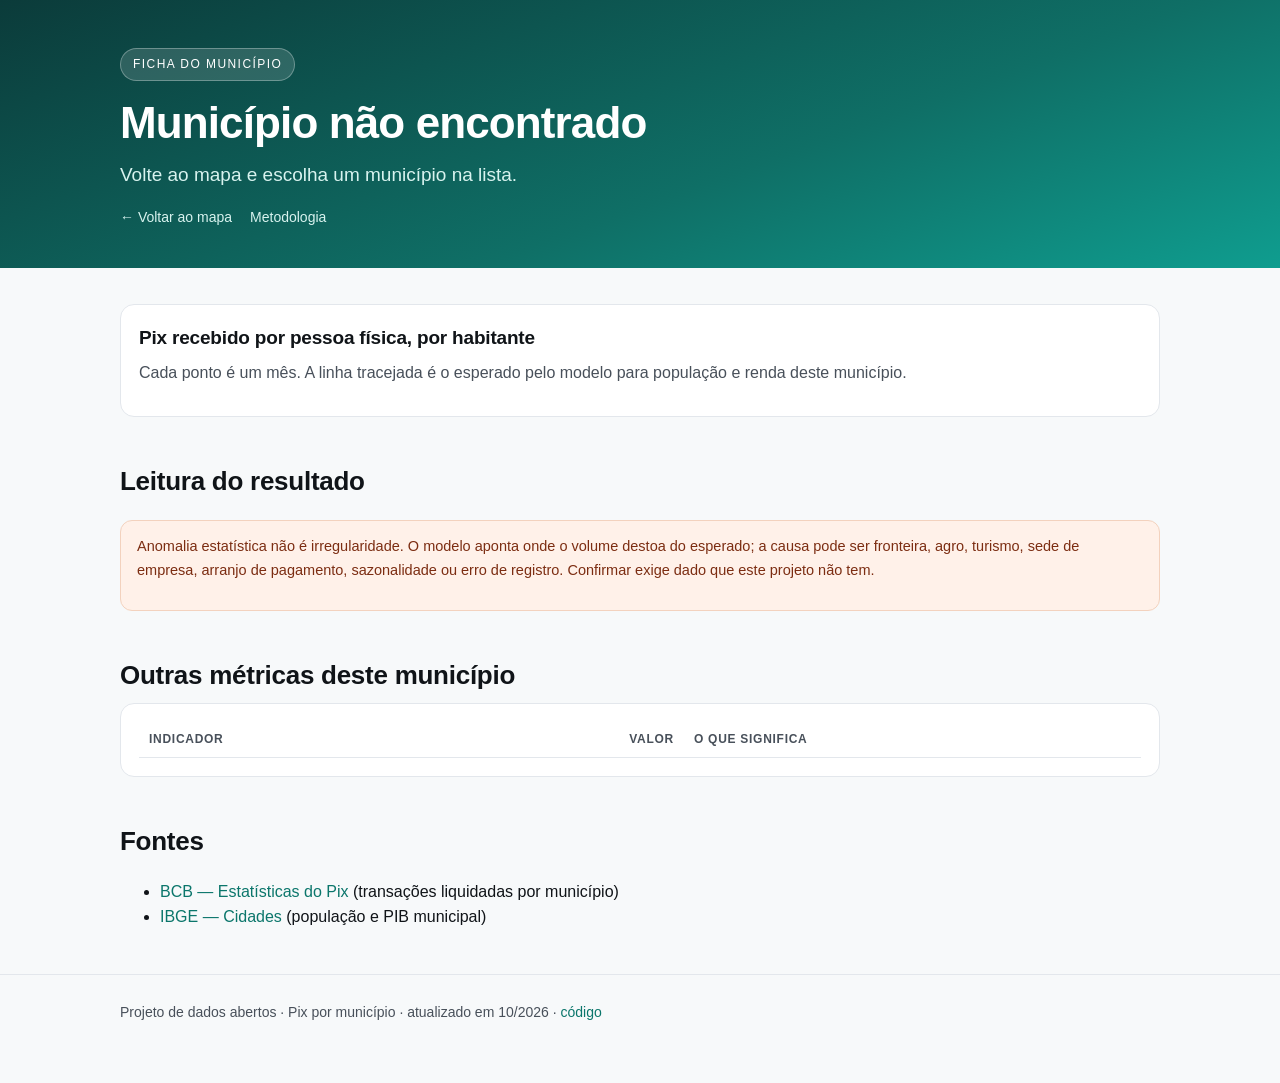
<file: docs/municipio.html>
<!doctype html>
<html lang="pt-BR">
<head>
<meta charset="utf-8">
<meta name="viewport" content="width=device-width, initial-scale=1">
<title>Ficha do município — Raio-X do Pix municipal</title>
<meta name="description" content="Pix recebido por habitante, esperado pelo modelo, resíduo e série de 12 meses por município brasileiro.">
<link rel="stylesheet" href="assets/estilo.css">
</head>
<body>
<header class="topo">
  <div class="wrap">
    <span class="selo">ficha do município</span>
    <h1 id="titulo">Carregando…</h1>
    <p id="subtitulo">Comparação entre o Pix efetivamente recebido e o esperado para população e renda.</p>
    <nav class="nav"><a href="index.html">← Voltar ao mapa</a><a href="metodologia.html">Metodologia</a></nav>
  </div>
</header>

<main class="wrap">
  <section>
    <div class="ficha" id="ficha"></div>
    <div class="painel">
      <h2 style="font-size:19px;margin-top:0">Pix recebido por pessoa física, por habitante</h2>
      <p class="sub" style="margin-bottom:10px">Cada ponto é um mês. A linha tracejada é o esperado
        pelo modelo para população e renda deste município.</p>
      <div id="grafico"></div>
      <p class="rodape-tabela" id="rodape-grafico"></p>
    </div>
  </section>

  <section>
    <h2>Leitura do resultado</h2>
    <p class="sub" id="leitura"></p>
    <div class="aviso">Anomalia estatística não é irregularidade. O modelo aponta onde o volume
      destoa do esperado; a causa pode ser fronteira, agro, turismo, sede de empresa, arranjo de
      pagamento, sazonalidade ou erro de registro. Confirmar exige dado que este projeto não tem.</p>
  </section>

  <section>
    <h2>Outras métricas deste município</h2>
    <div class="painel rolagem">
      <table class="tabela">
        <thead><tr><th>Indicador</th><th class="num">Valor</th><th>O que significa</th></tr></thead>
        <tbody id="tabela"></tbody>
      </table>
    </div>
  </section>

  <section>
    <h2>Fontes</h2>
    <ul>
      <li><a id="link-bcb" href="https://www.bcb.gov.br/estabilidadefinanceira/estatisticaspix">BCB — Estatísticas do Pix</a>
        (transações liquidadas por município)</li>
      <li><a id="link-ibge" href="https://cidades.ibge.gov.br/">IBGE — Cidades</a> (população e PIB municipal)</li>
    </ul>
  </section>
</main>

<footer><div class="wrap">Projeto de dados abertos · Pix por município · atualizado em 10/2026 ·
  <a href="https://github.com/gregorizeidler/pix-raiox-municipal">código</a></div></footer>

<script src="assets/municipio.js"></script>
</body>
</html>
</file>
<file: docs/assets/estilo.css>
:root{
  --tinta:#101418; --tinta2:#48505a; --linha:#e3e7ec; --fundo:#f7f9fa; --papel:#fff;
  --pix:#0f9d8f; --pix-escuro:#0b766b; --alerta:#c2410c; --alerta-fraco:#fff1e9;
  --azul:#1d4ed8; --raio:14px;
}
*{box-sizing:border-box}
html{-webkit-text-size-adjust:100%}
body{margin:0;background:var(--fundo);color:var(--tinta);
  font:16px/1.6 -apple-system,BlinkMacSystemFont,"Segoe UI",Roboto,"Helvetica Neue",Arial,sans-serif}
a{color:var(--pix-escuro);text-decoration:none}
a:hover{text-decoration:underline}
.wrap{max-width:1080px;margin:0 auto;padding:0 20px}
header.topo{background:linear-gradient(160deg,#0b3b3a 0%,#0f6f66 60%,#0f9d8f 100%);color:#fff;padding:48px 0 40px}
header.topo .wrap{max-width:1080px}
header.topo h1{font-size:clamp(28px,5vw,44px);line-height:1.1;margin:0 0 12px;letter-spacing:-.02em}
header.topo p{margin:0;font-size:clamp(16px,2.2vw,19px);color:#d8f3ef;max-width:46em}
.selo{display:inline-block;font-size:12px;letter-spacing:.12em;text-transform:uppercase;
  background:rgba(255,255,255,.14);border:1px solid rgba(255,255,255,.3);padding:6px 12px;border-radius:999px;margin-bottom:18px}
main{padding:32px 0 60px}
section{margin:0 0 44px}
h2{font-size:clamp(20px,3vw,26px);margin:0 0 6px;letter-spacing:-.01em}
h3{font-size:18px;margin:26px 0 10px}
.sub{color:var(--tinta2);margin:0 0 18px;max-width:60em}
.cartoes{display:grid;grid-template-columns:repeat(auto-fit,minmax(200px,1fr));gap:14px;margin:0 0 8px}
.cartao{background:var(--papel);border:1px solid var(--linha);border-radius:var(--raio);padding:18px}
.cartao .rotulo{font-size:13px;color:var(--tinta2);text-transform:uppercase;letter-spacing:.06em}
.cartao .valor{font-size:clamp(22px,3.4vw,30px);font-weight:700;letter-spacing:-.02em;margin-top:6px}
.cartao .nota{font-size:13px;color:var(--tinta2);margin-top:6px}
.painel{background:var(--papel);border:1px solid var(--linha);border-radius:var(--raio);padding:18px;overflow:hidden}
.mapa{width:100%;height:auto;display:block}
.mapa path{stroke:#fff;stroke-width:.35;vector-effect:non-scaling-stroke;cursor:pointer;transition:fill .15s}
.mapa path:hover{stroke:#111;stroke-width:1.2}
.z4{fill:#7c2d12}.z3{fill:#c2410c}.z2{fill:#f0a675}.z0{fill:#dfe5e8}.zm2{fill:#a8cfe0}.zm3{fill:#3f8fb5}
.legenda{display:flex;flex-wrap:wrap;gap:14px;margin-top:12px;font-size:13px;color:var(--tinta2);align-items:center}
.legenda i{display:inline-block;width:14px;height:14px;border-radius:3px;margin-right:6px;vertical-align:-2px}
.tabela{width:100%;border-collapse:collapse;font-size:14.5px}
.tabela th{text-align:left;font-size:12px;letter-spacing:.06em;text-transform:uppercase;color:var(--tinta2);
  border-bottom:1px solid var(--linha);padding:8px 10px;position:sticky;top:0;background:var(--papel);z-index:1}
.tabela td{padding:9px 10px;border-bottom:1px solid var(--linha);vertical-align:top}
.tabela tr:hover td{background:#fbfdfd}
.tabela .num{text-align:right;white-space:nowrap;font-variant-numeric:tabular-nums}
.tag{display:inline-block;font-size:11.5px;padding:2px 8px;border-radius:999px;background:var(--alerta-fraco);color:var(--alerta);font-weight:600}
.tag.baixo{background:#e8f3f8;color:#1e6b8f}
.rolagem{overflow-x:auto;max-height:620px;overflow-y:auto}
.busca{display:flex;gap:10px;flex-wrap:wrap;margin:14px 0 0}
.busca input{flex:1;min-width:220px;padding:12px 14px;border:1px solid var(--linha);border-radius:10px;font-size:15px;background:#fff}
.busca button{padding:12px 18px;border:0;border-radius:10px;background:var(--pix);color:#fff;font-size:15px;font-weight:600;cursor:pointer}
.busca button:hover{background:var(--pix-escuro)}
.grade2{display:grid;grid-template-columns:1fr 1fr;gap:18px}
@media(max-width:760px){.grade2{grid-template-columns:1fr}}
.metodologia p,.metodologia li{color:var(--tinta2)}
code{background:#eef2f4;padding:1px 5px;border-radius:5px;font-size:14px}
footer{border-top:1px solid var(--linha);padding:26px 0 60px;color:var(--tinta2);font-size:14px}
.nav{display:flex;gap:18px;flex-wrap:wrap;font-size:14px;margin-top:16px}
.nav a{color:#d8f3ef}
.ficha{display:grid;grid-template-columns:repeat(auto-fit,minmax(150px,1fr));gap:12px;margin:18px 0}
.ficha .item{background:var(--papel);border:1px solid var(--linha);border-radius:12px;padding:14px}
.ficha .k{font-size:12px;color:var(--tinta2);text-transform:uppercase;letter-spacing:.05em}
.ficha .v{font-size:20px;font-weight:700;margin-top:4px}
.aviso{background:var(--alerta-fraco);border:1px solid #f3d2be;border-radius:12px;padding:14px 16px;font-size:14.5px;color:#7c2d12}
.grafico{width:100%;height:auto;background:#fff;border:1px solid var(--linha);border-radius:12px}
.rodape-tabela{font-size:12.5px;color:var(--tinta2);margin-top:10px}
</file>
